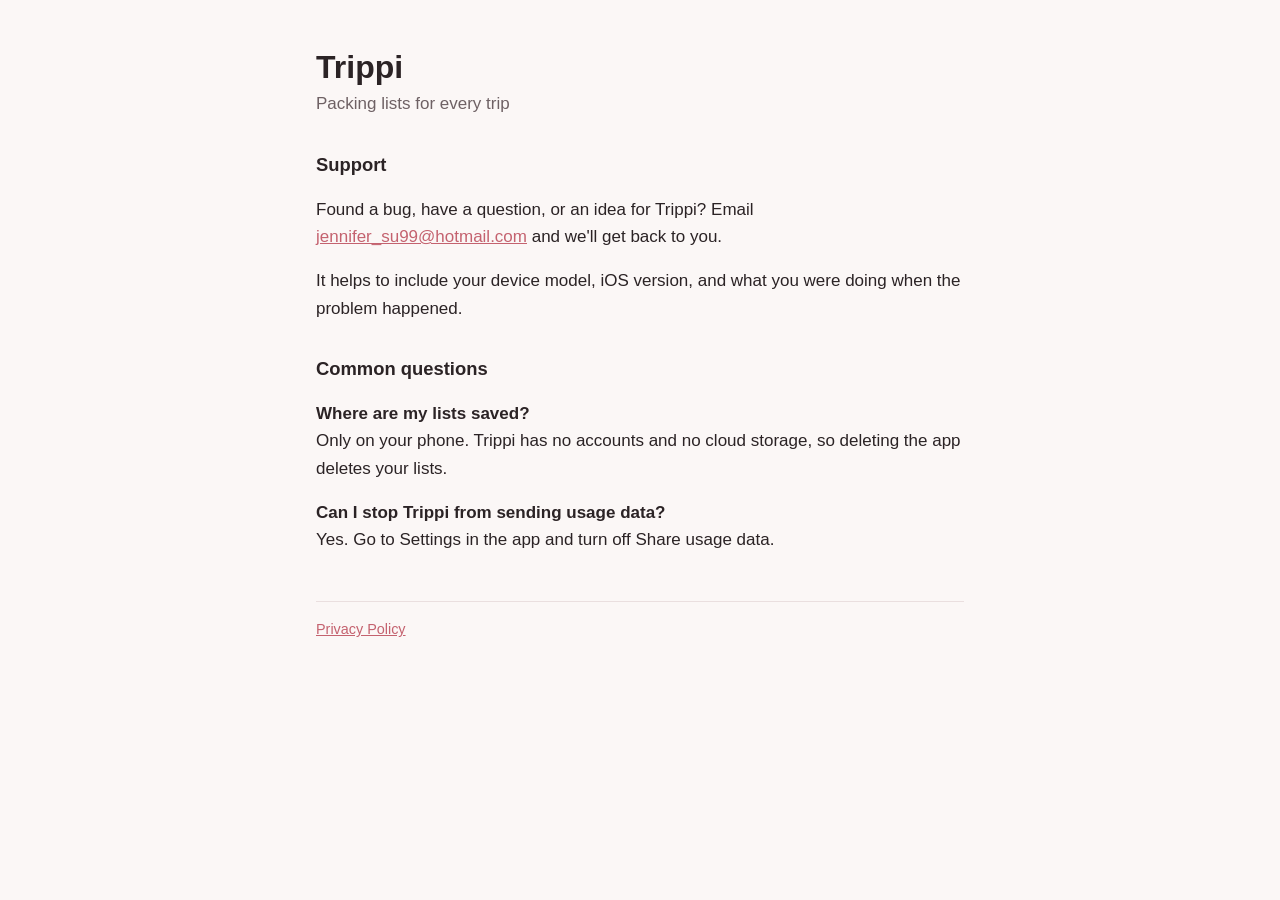
<file: trippi-site/index.html>
<!doctype html>
<html lang="en">
<head>
<meta charset="utf-8">
<meta name="viewport" content="width=device-width, initial-scale=1">
<title>Trippi Support</title>
<link rel="stylesheet" href="style.css">
</head>
<body>
<main>
<h1>Trippi</h1>
<p class="meta">Packing lists for every trip</p>

<h2>Support</h2>
<p>Found a bug, have a question, or an idea for Trippi? Email <a href="mailto:jennifer_su99@hotmail.com">jennifer_su99@hotmail.com</a> and we'll get back to you.</p>
<p>It helps to include your device model, iOS version, and what you were doing when the problem happened.</p>

<h2>Common questions</h2>
<p><strong>Where are my lists saved?</strong><br>Only on your phone. Trippi has no accounts and no cloud storage, so deleting the app deletes your lists.</p>
<p><strong>Can I stop Trippi from sending usage data?</strong><br>Yes. Go to Settings in the app and turn off Share usage data.</p>

<footer><a href="privacy.html">Privacy Policy</a></footer>
</main>
</body>
</html>
</file>
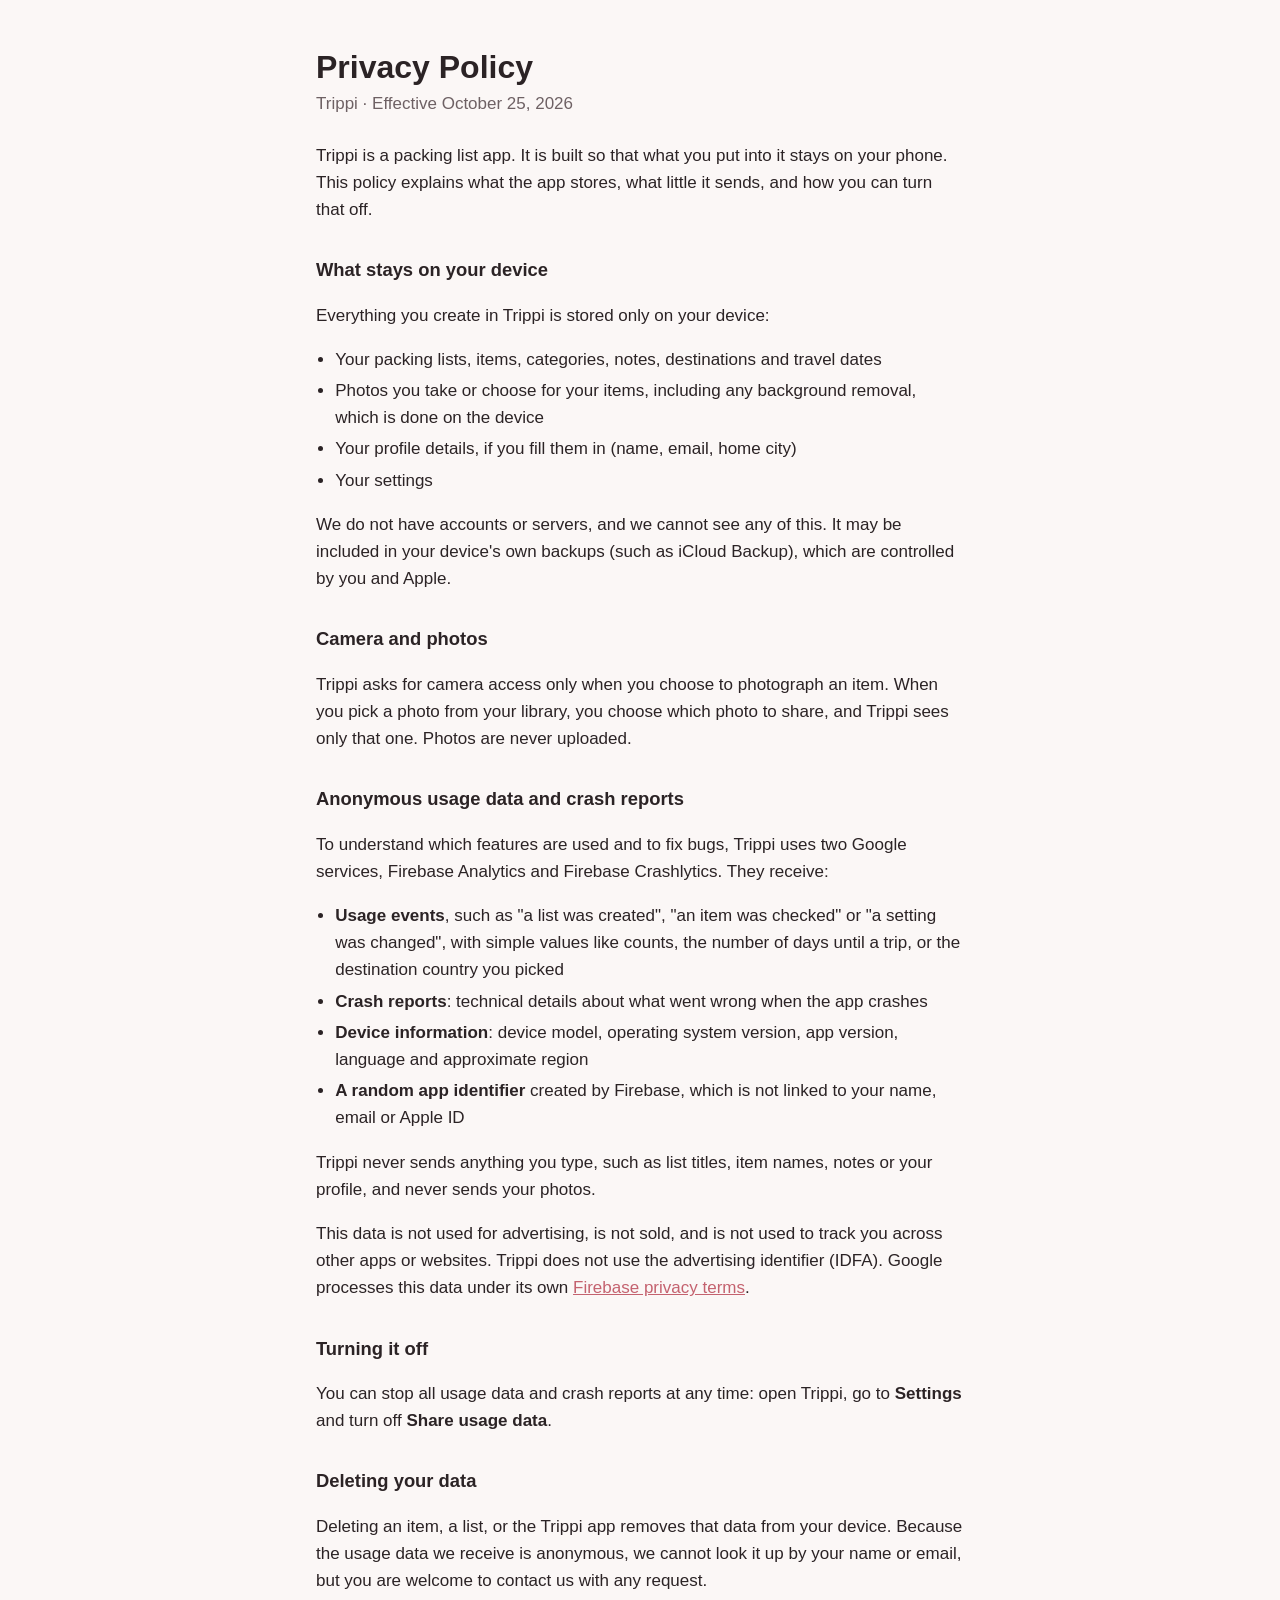
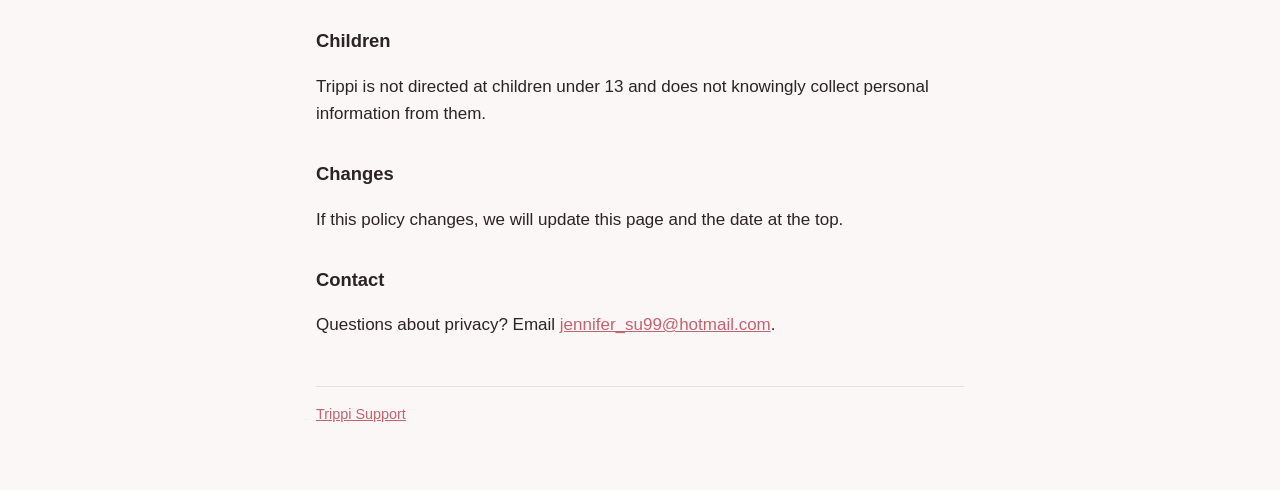
<file: trippi-site/privacy.html>
<!doctype html>
<html lang="en">
<head>
<meta charset="utf-8">
<meta name="viewport" content="width=device-width, initial-scale=1">
<title>Trippi Privacy Policy</title>
<link rel="stylesheet" href="style.css">
</head>
<body>
<main>
<h1>Privacy Policy</h1>
<p class="meta">Trippi · Effective October 25, 2026</p>

<p>Trippi is a packing list app. It is built so that what you put into it stays on your phone. This policy explains what the app stores, what little it sends, and how you can turn that off.</p>

<h2>What stays on your device</h2>
<p>Everything you create in Trippi is stored only on your device:</p>
<ul>
  <li>Your packing lists, items, categories, notes, destinations and travel dates</li>
  <li>Photos you take or choose for your items, including any background removal, which is done on the device</li>
  <li>Your profile details, if you fill them in (name, email, home city)</li>
  <li>Your settings</li>
</ul>
<p>We do not have accounts or servers, and we cannot see any of this. It may be included in your device's own backups (such as iCloud Backup), which are controlled by you and Apple.</p>

<h2>Camera and photos</h2>
<p>Trippi asks for camera access only when you choose to photograph an item. When you pick a photo from your library, you choose which photo to share, and Trippi sees only that one. Photos are never uploaded.</p>

<h2>Anonymous usage data and crash reports</h2>
<p>To understand which features are used and to fix bugs, Trippi uses two Google services, Firebase Analytics and Firebase Crashlytics. They receive:</p>
<ul>
  <li><strong>Usage events</strong>, such as "a list was created", "an item was checked" or "a setting was changed", with simple values like counts, the number of days until a trip, or the destination country you picked</li>
  <li><strong>Crash reports</strong>: technical details about what went wrong when the app crashes</li>
  <li><strong>Device information</strong>: device model, operating system version, app version, language and approximate region</li>
  <li><strong>A random app identifier</strong> created by Firebase, which is not linked to your name, email or Apple ID</li>
</ul>
<p>Trippi never sends anything you type, such as list titles, item names, notes or your profile, and never sends your photos.</p>
<p>This data is not used for advertising, is not sold, and is not used to track you across other apps or websites. Trippi does not use the advertising identifier (IDFA). Google processes this data under its own <a href="https://firebase.google.com/support/privacy">Firebase privacy terms</a>.</p>

<h2>Turning it off</h2>
<p>You can stop all usage data and crash reports at any time: open Trippi, go to <strong>Settings</strong> and turn off <strong>Share usage data</strong>.</p>

<h2>Deleting your data</h2>
<p>Deleting an item, a list, or the Trippi app removes that data from your device. Because the usage data we receive is anonymous, we cannot look it up by your name or email, but you are welcome to contact us with any request.</p>

<h2>Children</h2>
<p>Trippi is not directed at children under 13 and does not knowingly collect personal information from them.</p>

<h2>Changes</h2>
<p>If this policy changes, we will update this page and the date at the top.</p>

<h2>Contact</h2>
<p>Questions about privacy? Email <a href="mailto:jennifer_su99@hotmail.com">jennifer_su99@hotmail.com</a>.</p>

<footer><a href="./">Trippi Support</a></footer>
</main>
</body>
</html>
</file>
<file: trippi-site/style.css>
:root {
  --bg: #fbf7f6;
  --text: #2b2325;
  --muted: #6e6164;
  --accent: #c4626f;
  --line: #eadfdf;
}
@media (prefers-color-scheme: dark) {
  :root {
    --bg: #1c1719;
    --text: #f1e9ea;
    --muted: #b3a5a8;
    --accent: #e08a96;
    --line: #3a3033;
  }
}
* { box-sizing: border-box; }
body {
  margin: 0;
  background: var(--bg);
  color: var(--text);
  font: 17px/1.6 -apple-system, BlinkMacSystemFont, "Segoe UI", Roboto, Helvetica, Arial, sans-serif;
}
main { max-width: 680px; margin: 0 auto; padding: 48px 16px 64px; }
h1 { font-size: 2rem; line-height: 1.2; margin: 0 0 4px; }
h2 { font-size: 1.15rem; margin: 2rem 0 0.4rem; }
.meta { color: var(--muted); margin: 0 0 1.5rem; }
a { color: var(--accent); }
ul { padding-left: 1.2rem; }
li { margin: 0.25rem 0; }
footer { margin-top: 3rem; padding-top: 1rem; border-top: 1px solid var(--line); color: var(--muted); font-size: 0.9rem; }
</file>
